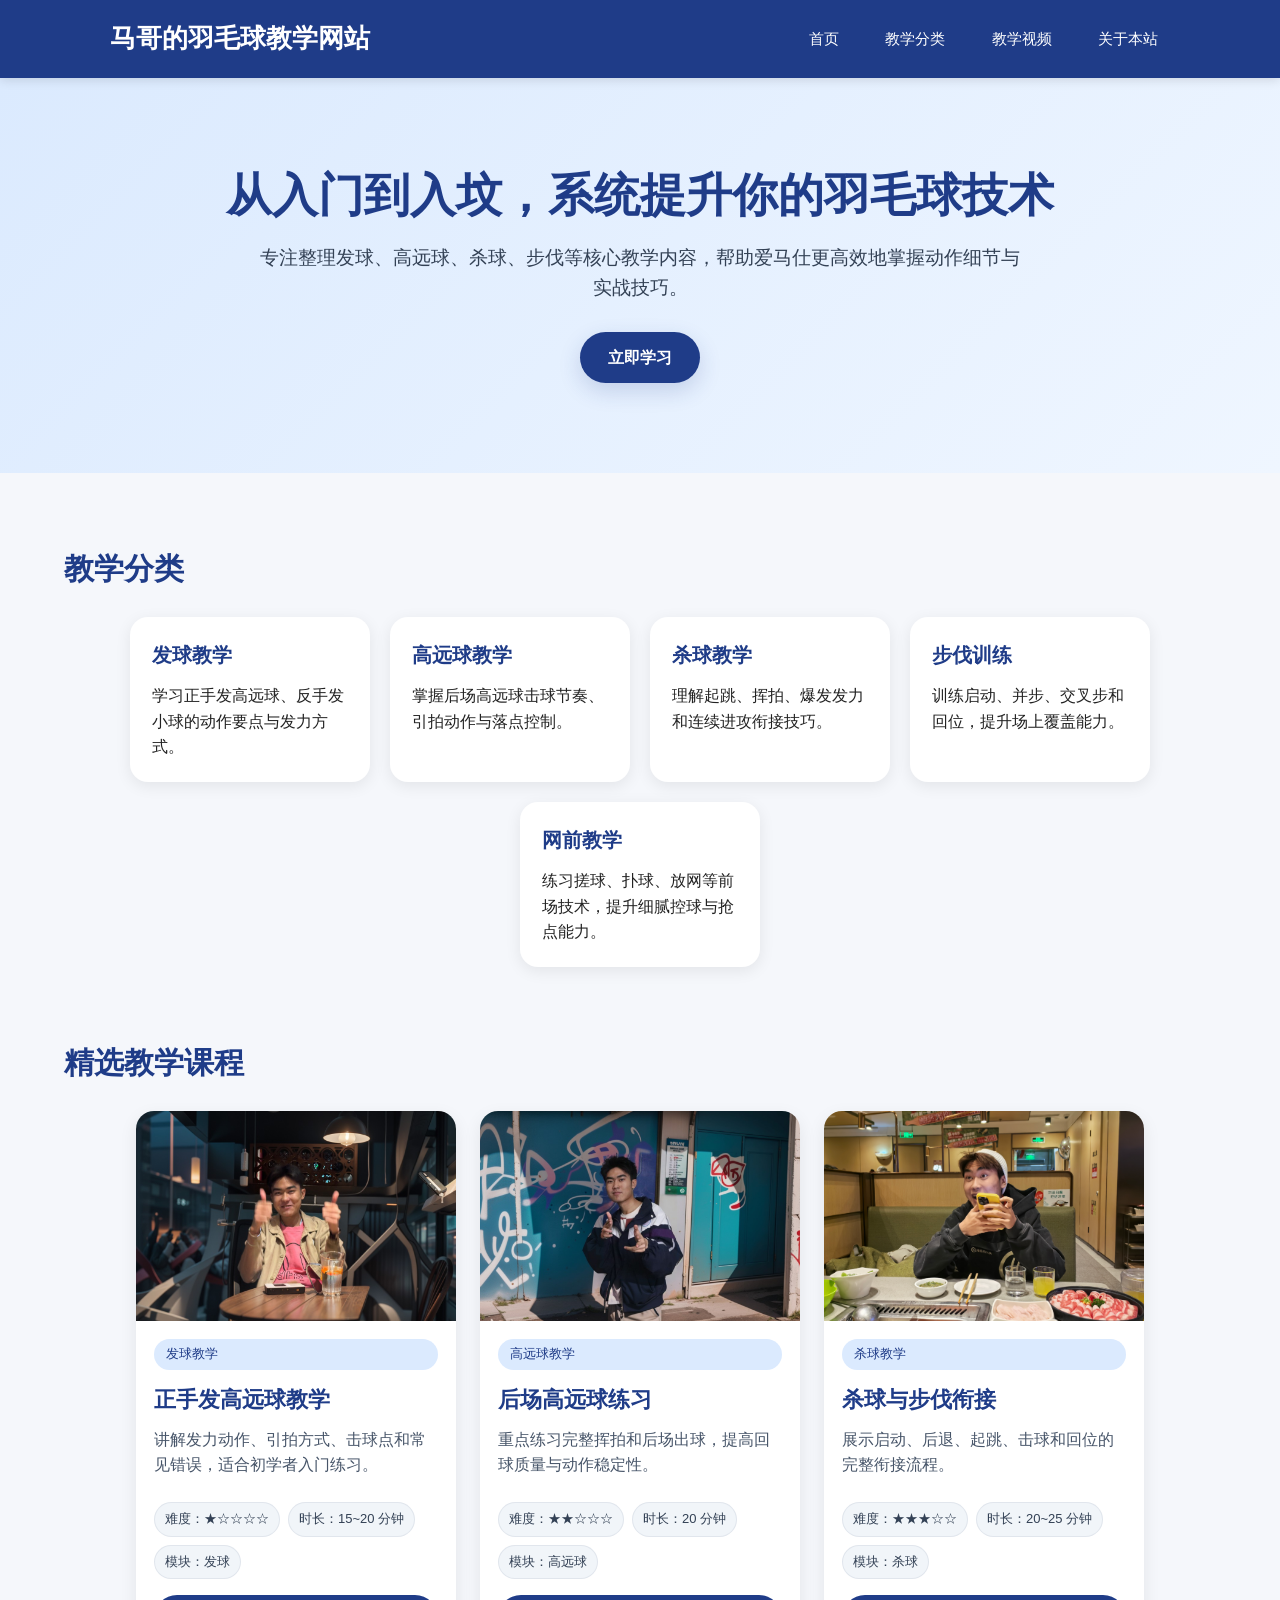
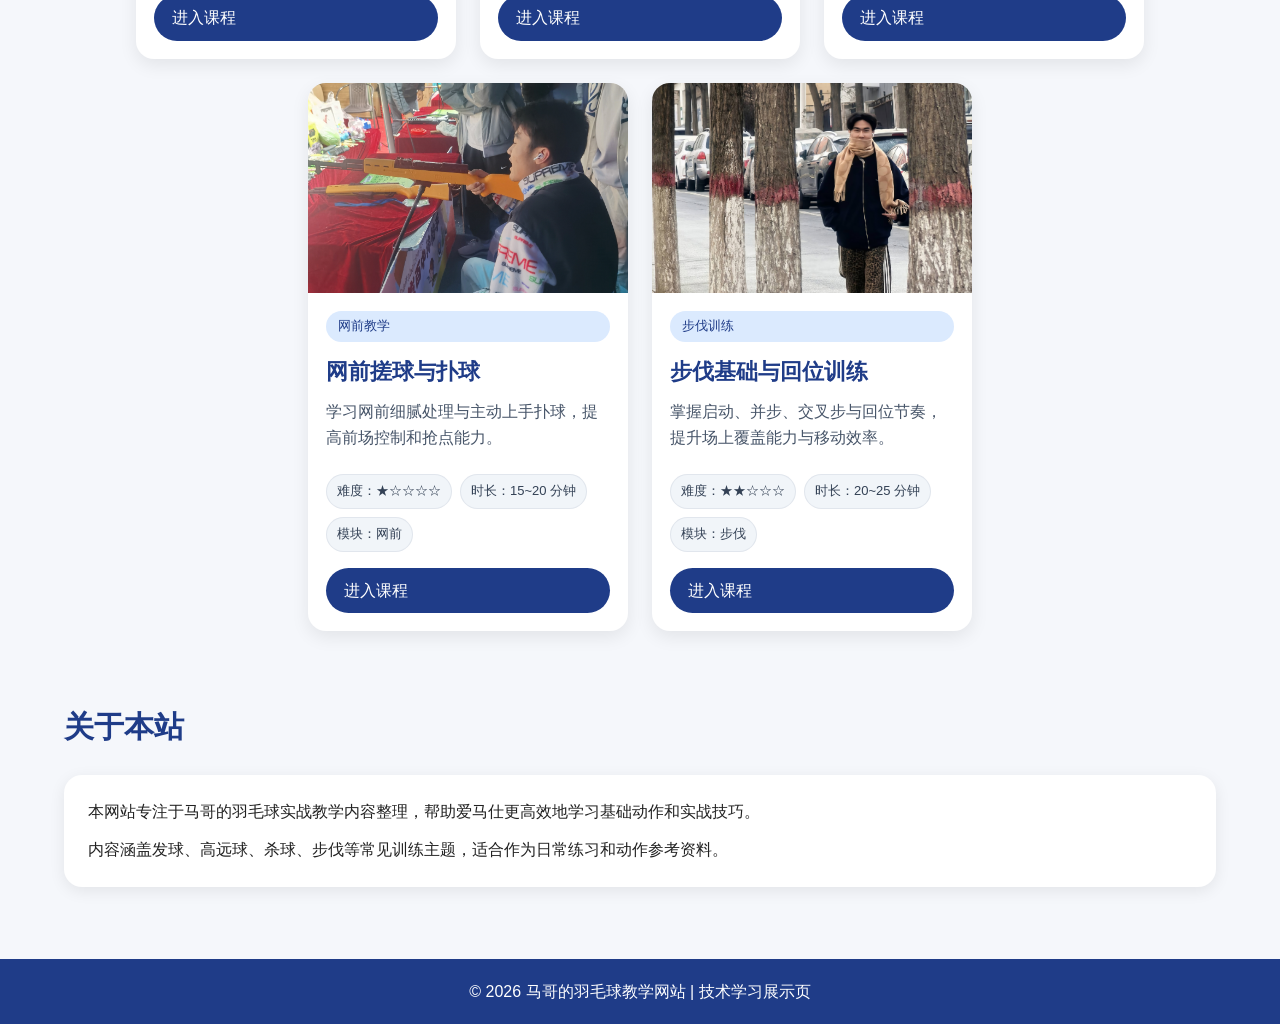
<file: index.html>
<!DOCTYPE html>
<html lang="zh-CN">
<head>
  <meta charset="UTF-8">
  <meta name="viewport" content="width=device-width, initial-scale=1.0">
  <title>马哥的羽毛球教学网站</title>
  <link rel="stylesheet" href="styles.css">
</head>
<body>
  <header>
    <div class="header-container">
      <h1><a href="index.html" class="site-title">马哥的羽毛球教学网站</a></h1>
      <nav>
        <a href="#home">首页</a>
        <a href="#categories">教学分类</a>
        <a href="#videos">教学视频</a>
        <a href="#about">关于本站</a>
      </nav>
    </div>
  </header>

  <section id="home" class="hero">
    <div class="hero-content">
      <h2>从入门到入坟，系统提升你的羽毛球技术</h2>
      <p>专注整理发球、高远球、杀球、步伐等核心教学内容，帮助爱马仕更高效地掌握动作细节与实战技巧。</p>
      <a href="#videos" class="hero-button">立即学习</a>
    </div>
  </section>

  <section id="categories" class="content-section">
    <h2>教学分类</h2>
    <div class="category-grid">
      <div class="category-card">
        <h3>发球教学</h3>
        <p>学习正手发高远球、反手发小球的动作要点与发力方式。</p>
      </div>
      <div class="category-card">
        <h3>高远球教学</h3>
        <p>掌握后场高远球击球节奏、引拍动作与落点控制。</p>
      </div>
      <div class="category-card">
        <h3>杀球教学</h3>
        <p>理解起跳、挥拍、爆发发力和连续进攻衔接技巧。</p>
      </div>
      <div class="category-card">
        <h3>步伐训练</h3>
        <p>训练启动、并步、交叉步和回位，提升场上覆盖能力。</p>
      </div>
      <div class="category-card">
        <h3>网前教学</h3>
        <p>练习搓球、扑球、放网等前场技术，提升细腻控球与抢点能力。</p>
      </div>
    </div>
  </section>

  <section id="videos" class="content-section">
    <h2>精选教学课程</h2>
  
    <div class="video-grid">
      <div class="course-card">
        <img src="images/serve-cover.jpg" alt="正手发高远球教学封面" class="secret-trigger" data-secret-order="1">
        <div class="course-content">
          <span class="course-tag">发球教学</span>
          <h3>正手发高远球教学</h3>
          <p>讲解发力动作、引拍方式、击球点和常见错误，适合初学者入门练习。</p>
      
          <div class="course-meta">
            <span>难度：★☆☆☆☆</span>
            <span>时长：15~20 分钟</span>
            <span>模块：发球</span>
          </div>
      
          <a href="serve.html" class="course-button">进入课程</a>
        </div>
      </div>
  
      <div class="course-card">
        <img src="images/clear-cover.jpg" alt="后场高远球练习封面" class="secret-trigger" data-secret-order="2">
        <div class="course-content">
          <span class="course-tag">高远球教学</span>
          <h3>后场高远球练习</h3>
          <p>重点练习完整挥拍和后场出球，提高回球质量与动作稳定性。</p>
      
          <div class="course-meta">
            <span>难度：★★☆☆☆</span>
            <span>时长：20 分钟</span>
            <span>模块：高远球</span>
          </div>
      
          <a href="clear.html" class="course-button">进入课程</a>
        </div>
      </div>
  
      <div class="course-card">
        <img src="images/smash-cover.jpg" alt="杀球与步伐衔接封面" class="secret-trigger" data-secret-order="3">
        <div class="course-content">
          <span class="course-tag">杀球教学</span>
          <h3>杀球与步伐衔接</h3>
          <p>展示启动、后退、起跳、击球和回位的完整衔接流程。</p>
      
          <div class="course-meta">
            <span>难度：★★★☆☆</span>
            <span>时长：20~25 分钟</span>
            <span>模块：杀球</span>
          </div>
      
          <a href="smash.html" class="course-button">进入课程</a>
        </div>
      </div>

      <div class="course-card">
        <img src="images/netshot-cover.jpg" alt="网前搓球与扑球封面" class="secret-trigger" data-secret-order="4">
        <div class="course-content">
          <span class="course-tag">网前教学</span>
          <h3>网前搓球与扑球</h3>
          <p>学习网前细腻处理与主动上手扑球，提高前场控制和抢点能力。</p>
      
          <div class="course-meta">
            <span>难度：★☆☆☆☆</span>
            <span>时长：15~20 分钟</span>
            <span>模块：网前</span>
          </div>
      
          <a href="netshot.html" class="course-button">进入课程</a>
        </div>
      </div>
      
      <div class="course-card">
        <img src="images/footwork-cover.jpg" alt="步伐基础与回位训练封面" class="secret-trigger" data-secret-order="5">
        <div class="course-content">
          <span class="course-tag">步伐训练</span>
          <h3>步伐基础与回位训练</h3>
          <p>掌握启动、并步、交叉步与回位节奏，提升场上覆盖能力与移动效率。</p>
      
          <div class="course-meta">
            <span>难度：★★☆☆☆</span>
            <span>时长：20~25 分钟</span>
            <span>模块：步伐</span>
          </div>
      
          <a href="footwork.html" class="course-button">进入课程</a>
        </div>
      </div>
    </div>
  
  </section>

  <section id="about" class="content-section">
    <h2>关于本站</h2>
    <div class="about-box">
      <p>本网站专注于马哥的羽毛球实战教学内容整理，帮助爱马仕更高效地学习基础动作和实战技巧。</p>
      <p>内容涵盖发球、高远球、杀球、步伐等常见训练主题，适合作为日常练习和动作参考资料。</p>
    </div>
  </section>

  <footer>
    <p>© 2026 马哥的羽毛球教学网站 | 技术学习展示页</p>
    <button id="backToTop" class="back-to-top" aria-label="返回顶部">↑</button>
  </footer>
  
  <div id="secretPromptModal" class="secret-modal">
    <div class="secret-modal-content prompt-modal-content">
      <button id="closePromptModal" class="secret-close-btn" aria-label="关闭">×</button>
      <span class="secret-badge">隐藏彩蛋</span>
      <h2>芝麻开门？</h2>
      <div class="secret-input-wrap">
        <input id="secretPasswordInput" type="text" placeholder="请输入口令">
        <button id="submitSecretPassword" class="secret-submit-btn">确定</button>
      </div>
      <p id="secretErrorText" class="secret-error-text"></p>
    </div>
  </div>
  
  <div id="secretEssayModal" class="secret-modal">
    <div class="secret-modal-content">
      <button id="closeSecretEssayModal" class="secret-close-btn" aria-label="关闭">×</button>
      <span class="secret-badge">隐藏彩蛋</span>
      <h2>写给马哥真爱粉</h2>
      <div class="secret-text">
        <p>
          马哥之于羽球，不止在挥拍起落之间，更在一次次奔跑与回位里，慢慢把热爱打磨成了习惯。
          他未必总是最耀眼的那一个，却总能在球落下来之前，再往前追一步；总能在旁人觉得该算了的时候，
          还愿意为一个动作、一种节奏、一次更好的击球去反复琢磨。
        </p>
        <p>
          有些人打球，是为了热闹；有些人打球，是为了胜负。而马哥像是在球场上安放了某种更固执也更温柔的东西。
          那是一种很难说清的认真，是即使汗水落进眼里，也不愿随便敷衍一拍的倔强；
          是明明知道成长很慢，却依然愿意一球一球去靠近更好的自己。
        </p>
        <p>
          若说球拍、步伐、击球声响都是表面，那真正动人的，大概是他始终没有放下的心气。
          正因为如此，关于马哥的故事，从来不只是羽毛球本身，
          而是一个人如何在热爱里，悄悄长成了更值得被喜欢的模样。
        </p>
      </div>
    </div>
  </div>
  
  <script>
    const backToTopButton = document.getElementById("backToTop");
  
    if (backToTopButton) {
      window.addEventListener("scroll", () => {
        if (window.scrollY > 300) {
          backToTopButton.classList.add("show");
        } else {
          backToTopButton.classList.remove("show");
        }
      });
  
      backToTopButton.addEventListener("click", () => {
        window.scrollTo({
          top: 0,
          behavior: "smooth"
        });
      });
    }
  
    const secretTriggers = document.querySelectorAll(".secret-trigger");
    const secretPromptModal = document.getElementById("secretPromptModal");
    const secretEssayModal = document.getElementById("secretEssayModal");
    const closePromptModal = document.getElementById("closePromptModal");
    const closeSecretEssayModal = document.getElementById("closeSecretEssayModal");
    const secretPasswordInput = document.getElementById("secretPasswordInput");
    const submitSecretPassword = document.getElementById("submitSecretPassword");
    const secretErrorText = document.getElementById("secretErrorText");
  
    const correctOrder = ["1", "2", "3", "4", "5"];
    let clickedOrder = [];
  
    function resetSecretProgress() {
      clickedOrder = [];
    }
  
    secretTriggers.forEach((trigger) => {
      trigger.addEventListener("click", () => {
        const currentOrder = trigger.dataset.secretOrder;
        const expectedOrder = correctOrder[clickedOrder.length];
  
        if (currentOrder === expectedOrder) {
          clickedOrder.push(currentOrder);
  
          if (clickedOrder.length === correctOrder.length) {
            secretPromptModal.classList.add("show");
            secretPasswordInput.value = "";
            secretErrorText.textContent = "";
            secretPasswordInput.focus();
          }
        } else {
          resetSecretProgress();
        }
      });
    });
  
    function closePrompt() {
      secretPromptModal.classList.remove("show");
      secretErrorText.textContent = "";
      secretPasswordInput.value = "";
      resetSecretProgress();
    }
  
    function closeEssay() {
      secretEssayModal.classList.remove("show");
    }
  
    closePromptModal.addEventListener("click", closePrompt);
    closeSecretEssayModal.addEventListener("click", closeEssay);
  
    secretPromptModal.addEventListener("click", (e) => {
      if (e.target === secretPromptModal) {
        closePrompt();
      }
    });
  
    secretEssayModal.addEventListener("click", (e) => {
      if (e.target === secretEssayModal) {
        closeEssay();
      }
    });
  
    function verifySecretPassword() {
      const value = secretPasswordInput.value.trim();
  
      if (value === "爱马仕") {
        secretPromptModal.classList.remove("show");
        secretEssayModal.classList.add("show");
        secretErrorText.textContent = "";
        resetSecretProgress();
      } else {
        secretErrorText.textContent = "闹麻了，你也配看马哥小甜文？";
      }
    }
  
    submitSecretPassword.addEventListener("click", verifySecretPassword);
  
    secretPasswordInput.addEventListener("keydown", (e) => {
      if (e.key === "Enter") {
        verifySecretPassword();
      }
    });
  
    document.addEventListener("keydown", (e) => {
      if (e.key === "Escape") {
        closePrompt();
        closeEssay();
      }
    });
  </script>
  </body>
  </html>
</file>
<file: styles.css>
* {
    margin: 0;
    padding: 0;
    box-sizing: border-box;
  }
  
  html {
    scroll-behavior: smooth;
  }

  body {
    font-family: "Microsoft YaHei", Arial, sans-serif;
    background-color: #f5f7fb;
    color: #222;
    line-height: 1.6;
  }
  
  header {
    background-color: #1f3c88;
    color: white;
    position: sticky;
    top: 0;
    z-index: 1000;
    box-shadow: 0 2px 10px rgba(0, 0, 0, 0.12);
  }
  
  .header-container {
    max-width: 1100px;
    margin: 0 auto;
    padding: 18px 20px;
    display: flex;
    justify-content: space-between;
    align-items: center;
    gap: 20px;
  }
  
  .site-title {
    color: white;
    text-decoration: none;
    display: inline-block;
  }
  
  .site-title:hover {
    opacity: 0.9;
  }

  header h1 {
    font-size: 26px;
  }
  
  nav a {
    color: white;
    text-decoration: none;
    margin-left: 18px;
    font-size: 15px;
    padding: 8px 12px;
    border-radius: 999px;
    transition: background-color 0.22s ease, opacity 0.22s ease, transform 0.22s ease;
  }
  
  nav a:hover {
    background-color: rgba(255, 255, 255, 0.14);
    opacity: 1;
    transform: translateY(-1px);
  }
  
  .hero {
    background: linear-gradient(135deg, #dbeafe, #eff6ff);
    padding: 90px 20px;
  }
  
  .hero-content {
    max-width: 920px;
    margin: 0 auto;
    text-align: center;
    position: relative;
    z-index: 1;
  }
  
  .hero h2 {
    font-size: 46px;
    margin-bottom: 20px;
    color: #1f3c88;
    line-height: 1.2;
  }
  
  .hero p {
    max-width: 760px;
    margin: 0 auto 28px;
    font-size: 19px;
    color: #334155;
  }
  
  .hero-button {
    display: inline-block;
    background-color: #1f3c88;
    color: white;
    text-decoration: none;
    padding: 13px 28px;
    border-radius: 999px;
    font-size: 16px;
    font-weight: 600;
    transition: transform 0.22s ease, opacity 0.22s ease, box-shadow 0.22s ease;
    box-shadow: 0 8px 22px rgba(31, 60, 136, 0.18);
  }
  
  .hero-button:hover {
    transform: translateY(-2px);
    opacity: 0.96;
    box-shadow: 0 12px 26px rgba(31, 60, 136, 0.22);
  }
  
  .secondary-hero-button {
    background-color: rgba(255, 255, 255, 0.9);
    color: #1f3c88;
    border: 1px solid rgba(31, 60, 136, 0.14);
  }
  
  .content-section {
    max-width: 1200px;
    margin: 72px auto;
    padding: 0 24px;
  }
  
  .content-section h2 {
    font-size: 30px;
    margin-bottom: 24px;
    color: #1f3c88;
  }
  
  .category-grid {
    display: flex;
    flex-wrap: wrap;
    justify-content: center;
    gap: 20px;
  }
  
  .category-card {
    width: 100%;
    max-width: 240px;
    flex: 0 1 240px;
    background-color: white;
    padding: 22px;
    border-radius: 18px;
    box-shadow: 0 4px 16px rgba(0, 0, 0, 0.08);
    transition: transform 0.22s ease, box-shadow 0.22s ease;
  }
  
  .category-card h3 {
    margin-bottom: 12px;
    color: #1f3c88;
    font-size: 20px;
  }
  
  .video-card {
    background-color: white;
    margin-bottom: 28px;
    padding: 22px;
    border-radius: 18px;
    box-shadow: 0 4px 16px rgba(0, 0, 0, 0.08);
  }
  
  .video-card h3 {
    margin-bottom: 14px;
    color: #1f3c88;
    font-size: 22px;
  }
  
  .video-card video {
    width: 100%;
    border-radius: 14px;
    margin-bottom: 14px;
    background-color: black;
  }
  
  .video-card p {
    color: #475569;
  }
  
  .about-box {
    background-color: white;
    padding: 24px;
    border-radius: 18px;
    box-shadow: 0 4px 16px rgba(0, 0, 0, 0.08);
  }
  
  .about-box p + p {
    margin-top: 12px;
  }
  
  footer {
    background-color: #1f3c88;
    color: white;
    text-align: center;
    padding: 20px;
    margin-top: 50px;
  }
  
  @media (max-width: 768px) {
    .header-container {
      flex-direction: column;
      align-items: flex-start;
    }
  
    nav a {
      margin-left: 0;
      margin-right: 16px;
      display: inline-block;
      margin-top: 8px;
    }
  
    .hero {
      padding: 70px 20px;
    }
  
    .hero h2 {
      font-size: 30px;
    }
  
    .hero p {
      font-size: 17px;
    }
  }

  .video-grid {
    display: flex;
    flex-wrap: wrap;
    justify-content: center;
    gap: 24px;
    align-items: stretch;
  }
  
  .course-card {
    width: 100%;
    max-width: 320px;
    flex: 0 1 320px;
    display: flex;
    flex-direction: column;
    height: 100%;
    background-color: white;
    border-radius: 18px;
    overflow: hidden;
    box-shadow: 0 6px 18px rgba(0, 0, 0, 0.08);
    transition: transform 0.25s ease, box-shadow 0.25s ease;
  }
  
  .course-card:hover {
    transform: translateY(-6px);
    box-shadow: 0 10px 26px rgba(0, 0, 0, 0.12);
  }
  
  .course-card img {
    width: 100%;
    height: 200px;
    object-fit: cover;
    display: block;
  }
  
  .course-content {
    padding: 18px;
  }
  
  .course-tag {
    display: inline-block;
    background-color: #dbeafe;
    color: #1f3c88;
    font-size: 13px;
    padding: 5px 12px;
    border-radius: 999px;
    margin-bottom: 12px;
  }
  
  .course-content h3 {
    font-size: 22px;
    color: #1f3c88;
    margin-bottom: 10px;
  }
  
  .course-content p {
    color: #475569;
    margin-bottom: 16px;
  }
  
  .course-button {
    display: inline-block;
    background-color: #1f3c88;
    color: white;
    text-decoration: none;
    padding: 10px 18px;
    border-radius: 999px;
    transition: opacity 0.2s ease, transform 0.2s ease;
  }
  
  .course-button:hover {
    opacity: 0.9;
    transform: translateY(-2px);
  }
  
  .player-section {
    margin-top: 10px;
  }

  .detail-hero {
    background: linear-gradient(135deg, #eff6ff, #dbeafe);
    padding: 70px 20px;
  }
  
  .detail-hero-content {
    max-width: 1000px;
    margin: 0 auto;
  }
  
  .detail-tag {
    display: inline-block;
    background-color: #1f3c88;
    color: white;
    font-size: 14px;
    padding: 6px 14px;
    border-radius: 999px;
    margin-bottom: 16px;
  }
  
  .detail-hero h2 {
    font-size: 40px;
    color: #1f3c88;
    margin-bottom: 14px;
  }
  
  .detail-hero p {
    max-width: 760px;
    font-size: 18px;
    color: #475569;
  }
  
  .detail-layout {
    display: grid;
    grid-template-columns: 2fr 1fr;
    gap: 28px;
    align-items: start;
  }
  
  .detail-video-box {
    background-color: white;
    padding: 20px;
    border-radius: 18px;
    box-shadow: 0 6px 18px rgba(0, 0, 0, 0.08);
    margin-bottom: 24px;
  }
  
  .detail-video-box video {
    width: 100%;
    border-radius: 14px;
    background-color: black;
  }
  
  .detail-card {
    background-color: white;
    padding: 22px;
    border-radius: 18px;
    box-shadow: 0 6px 18px rgba(0, 0, 0, 0.08);
    margin-bottom: 24px;
  }
  
  .detail-card h3 {
    color: #1f3c88;
    margin-bottom: 12px;
    font-size: 22px;
  }
  
  .detail-card p {
    color: #475569;
    margin-bottom: 10px;
  }
  
  .detail-card ul {
    padding-left: 20px;
    color: #475569;
  }
  
  .detail-card li {
    margin-bottom: 10px;
  }
  
  .back-button {
    display: inline-block;
    background-color: #1f3c88;
    color: white;
    text-decoration: none;
    padding: 10px 18px;
    border-radius: 999px;
    transition: opacity 0.2s ease, transform 0.2s ease;
  }
  
  .back-button:hover {
    opacity: 0.9;
    transform: translateY(-2px);
  }
  
  @media (max-width: 900px) {
    .detail-layout {
      grid-template-columns: 1fr;
    }
  
    .detail-hero h2 {
      font-size: 30px;
    }
  
    .detail-hero p {
      font-size: 16px;
    }
  }

  .lesson-nav {
    display: flex;
    justify-content: space-between;
    gap: 16px;
    flex-wrap: wrap;
    margin-top: 12px;
  }
  
  .lesson-link {
    display: inline-block;
    background-color: #1f3c88;
    color: white;
    text-decoration: none;
    padding: 12px 18px;
    border-radius: 999px;
    transition: opacity 0.2s ease, transform 0.2s ease;
  }
  
  .lesson-link:hover {
    opacity: 0.92;
    transform: translateY(-2px);
  }
  
  .secondary-link {
    background-color: #475569;
  }

  .related-section {
    margin-top: 36px;
  }
  
  .related-section h3 {
    color: #1f3c88;
    font-size: 26px;
    margin-bottom: 18px;
  }
  
  .related-grid {
    display: grid;
    grid-template-columns: repeat(auto-fit, minmax(260px, 1fr));
    gap: 20px;
  }
  
  .related-card {
    display: block;
    background-color: white;
    border-radius: 18px;
    overflow: hidden;
    box-shadow: 0 6px 18px rgba(0, 0, 0, 0.08);
    text-decoration: none;
    transition: transform 0.25s ease, box-shadow 0.25s ease;
  }
  
  .related-card:hover {
    transform: translateY(-5px);
    box-shadow: 0 10px 24px rgba(0, 0, 0, 0.12);
  }
  
  .related-card img {
    width: 100%;
    height: 180px;
    object-fit: cover;
    display: block;
  }
  
  .related-content {
    padding: 16px;
  }
  
  .related-tag {
    display: inline-block;
    background-color: #dbeafe;
    color: #1f3c88;
    font-size: 13px;
    padding: 5px 12px;
    border-radius: 999px;
    margin-bottom: 12px;
  }
  
  .related-content h4 {
    font-size: 20px;
    color: #1f3c88;
    margin-bottom: 8px;
  }
  
  .related-content p {
    color: #475569;
    margin: 0;
  }

  .detail-card strong {
    color: #1f3c88;
  }
  
  .detail-card p:last-child {
    margin-bottom: 0;
  }

  .enhanced-hero {
    position: relative;
    overflow: hidden;
    padding: 110px 20px 95px;
    background:
      radial-gradient(circle at top right, rgba(255,255,255,0.92), transparent 28%),
      radial-gradient(circle at bottom left, rgba(191, 219, 254, 0.7), transparent 26%),
      linear-gradient(135deg, #dbeafe 0%, #eff6ff 55%, #f8fbff 100%);
  }
  
  .enhanced-hero::before {
    content: "";
    position: absolute;
    width: 260px;
    height: 260px;
    top: -60px;
    right: -40px;
    background: rgba(255, 255, 255, 0.32);
    border-radius: 50%;
    filter: blur(10px);
  }
  
  .enhanced-hero::after {
    content: "";
    position: absolute;
    width: 220px;
    height: 220px;
    left: -60px;
    bottom: -70px;
    background: rgba(147, 197, 253, 0.28);
    border-radius: 50%;
    filter: blur(8px);
  }

  .hero-badge {
    display: inline-block;
    background-color: rgba(31, 60, 136, 0.12);
    color: #1f3c88;
    padding: 8px 16px;
    border-radius: 999px;
    font-size: 14px;
    margin-bottom: 18px;
  }
  
  .hero-actions {
    display: flex;
    justify-content: center;
    gap: 14px;
    flex-wrap: wrap;
    margin-top: 10px;
  }
  
  .secondary-hero-button {
    background-color: white;
    color: #1f3c88;
    border: 1px solid rgba(31, 60, 136, 0.18);
  }
  
  .hero-stats {
    margin-top: 34px;
    display: grid;
    grid-template-columns: repeat(3, minmax(140px, 1fr));
    gap: 18px;
    max-width: 760px;
    margin-left: auto;
    margin-right: auto;
  }
  
  .hero-stat-card {
    background-color: rgba(255, 255, 255, 0.82);
    backdrop-filter: blur(6px);
    border-radius: 20px;
    padding: 18px 16px;
    box-shadow: 0 8px 24px rgba(31, 60, 136, 0.08);
  }
  
  .hero-stat-card strong {
    display: block;
    font-size: 26px;
    color: #1f3c88;
    margin-bottom: 6px;
  }
  
  .hero-stat-card span {
    color: #475569;
    font-size: 14px;
  }
  
  .section-head {
    margin-bottom: 34px;
    text-align: center;
  }
  
  .section-kicker {
    display: inline-block;
    font-size: 13px;
    letter-spacing: 0.08em;
    text-transform: uppercase;
    color: #64748b;
    margin-bottom: 10px;
  }
  
  .section-head h2 {
    font-size: 32px;
    color: #1f3c88;
    margin-bottom: 12px;
  }

  .section-head p {
    max-width: 760px;
    color: #475569;
    margin: 0 auto;
  }
      
  .roadmap-grid {
    display: flex;
    flex-wrap: wrap;
    justify-content: center;
    gap: 20px;
  }
  
  .roadmap-card {
    width: 100%;
    max-width: 300px;
    flex: 0 1 300px;
    position: relative;
    background: white;
    border-radius: 20px;
    padding: 24px 20px 22px;
    box-shadow: 0 8px 24px rgba(15, 23, 42, 0.06);
    border: 1px solid rgba(148, 163, 184, 0.12);
  }
  
  .roadmap-step {
    display: inline-block;
    font-size: 13px;
    color: #1f3c88;
    background-color: #dbeafe;
    padding: 5px 10px;
    border-radius: 999px;
    margin-bottom: 14px;
  }
  
  .roadmap-card h3 {
    font-size: 22px;
    color: #1f3c88;
    margin-bottom: 10px;
  }
  
  .roadmap-card p {
    color: #475569;
  }
  
  .category-card {
    transition: transform 0.22s ease, box-shadow 0.22s ease;
  }
  
  .category-card:hover {
    transform: translateY(-4px);
    box-shadow: 0 10px 24px rgba(15, 23, 42, 0.1);
  }
  
  .video-grid {
    align-items: stretch;
  }
  
  .course-card {
    display: flex;
    flex-direction: column;
    height: 100%;
  }
  
  .course-content {
    display: flex;
    flex-direction: column;
    flex: 1;
  }
  
  .course-content p {
    flex-grow: 1;
  }
  
  .course-button {
    margin-top: auto;
  }
  
  .enhanced-about-box {
    display: grid;
    grid-template-columns: repeat(auto-fit, minmax(240px, 1fr));
    gap: 20px;
  }
  
  .about-column {
    background-color: #f8fbff;
    border-radius: 16px;
    padding: 18px;
    border: 1px solid rgba(148, 163, 184, 0.12);
  }
  
  .about-column h3 {
    color: #1f3c88;
    margin-bottom: 10px;
    font-size: 20px;
  }
  
  .about-column p {
    color: #475569;
  }
  
  @media (max-width: 768px) {
    .enhanced-hero {
      padding: 78px 20px 70px;
    }
  
    .hero-stats {
      grid-template-columns: 1fr;
    }
  
    .section-head h2 {
      font-size: 28px;
    }
  }

  .course-meta {
    display: flex;
    flex-wrap: wrap;
    gap: 8px;
    margin: 8px 0 16px;
  }
  
  .course-meta span {
    display: inline-block;
    background-color: #f1f5f9;
    color: #334155;
    font-size: 13px;
    padding: 6px 10px;
    border-radius: 999px;
    border: 1px solid rgba(148, 163, 184, 0.18);
  }

  .back-to-top {
    position: fixed;
    right: 24px;
    bottom: 24px;
    width: 48px;
    height: 48px;
    border: none;
    border-radius: 50%;
    background-color: #1f3c88;
    color: white;
    font-size: 20px;
    cursor: pointer;
    box-shadow: 0 8px 20px rgba(31, 60, 136, 0.22);
    opacity: 0;
    visibility: hidden;
    transform: translateY(10px);
    transition: opacity 0.25s ease, transform 0.25s ease, visibility 0.25s ease;
    z-index: 1200;
  }
  
  .back-to-top.show {
    opacity: 1;
    visibility: visible;
    transform: translateY(0);
  }
  
  .back-to-top:hover {
    opacity: 0.92;
  }

.roadmap-card,
.category-card,
.course-card {
  transition: transform 0.24s ease, box-shadow 0.24s ease, border-color 0.24s ease;
}

.roadmap-card:hover,
.category-card:hover,
.course-card:hover {
  transform: translateY(-5px);
  box-shadow: 0 12px 28px rgba(15, 23, 42, 0.1);
}

.course-card img {
  width: 100%;
  height: 210px;
  object-fit: cover;
  display: block;
}

.secret-modal {
  position: fixed;
  inset: 0;
  background: rgba(15, 23, 42, 0.62);
  display: flex;
  align-items: center;
  justify-content: center;
  padding: 20px;
  opacity: 0;
  visibility: hidden;
  pointer-events: none;
  transition: opacity 0.28s ease, visibility 0.28s ease;
  z-index: 3000;
}

.secret-modal.show {
  opacity: 1;
  visibility: visible;
  pointer-events: auto;
}

.secret-modal-content {
  position: relative;
  width: 100%;
  max-width: 760px;
  max-height: 80vh;
  overflow-y: auto;
  background: linear-gradient(180deg, #ffffff 0%, #f8fbff 100%);
  border-radius: 24px;
  padding: 28px 24px 24px;
  box-shadow: 0 20px 60px rgba(15, 23, 42, 0.22);
}

.prompt-modal-content {
  max-width: 460px;
}

.secret-badge {
  display: inline-block;
  background-color: #dbeafe;
  color: #1f3c88;
  font-size: 13px;
  padding: 6px 12px;
  border-radius: 999px;
  margin-bottom: 14px;
}

.secret-modal-content h2 {
  color: #1f3c88;
  font-size: 30px;
  margin-bottom: 16px;
}

.secret-text p {
  color: #334155;
  line-height: 1.9;
  margin-bottom: 14px;
  text-indent: 2em;
}

.secret-close-btn {
  position: absolute;
  top: 14px;
  right: 14px;
  width: 38px;
  height: 38px;
  border: none;
  border-radius: 50%;
  background-color: #eff6ff;
  color: #1f3c88;
  font-size: 22px;
  cursor: pointer;
  transition: transform 0.2s ease, opacity 0.2s ease;
}

.secret-close-btn:hover {
  transform: scale(1.05);
  opacity: 0.92;
}

.secret-input-wrap {
  display: flex;
  gap: 10px;
  flex-wrap: wrap;
}

.secret-input-wrap input {
  flex: 1;
  min-width: 220px;
  padding: 12px 14px;
  border: 1px solid rgba(148, 163, 184, 0.35);
  border-radius: 12px;
  font-size: 15px;
  outline: none;
}

.secret-input-wrap input:focus {
  border-color: #1f3c88;
  box-shadow: 0 0 0 3px rgba(31, 60, 136, 0.08);
}

.secret-submit-btn {
  border: none;
  background-color: #1f3c88;
  color: white;
  padding: 12px 18px;
  border-radius: 12px;
  cursor: pointer;
  font-size: 15px;
  transition: opacity 0.2s ease, transform 0.2s ease;
}

.secret-submit-btn:hover {
  opacity: 0.94;
  transform: translateY(-1px);
}

.secret-error-text {
  margin-top: 12px;
  color: #b91c1c;
  font-size: 14px;
  min-height: 20px;
}

.secret-trigger {
  cursor: pointer;
}

.secret-trigger:active {
  transform: scale(0.98);
}
</file>
